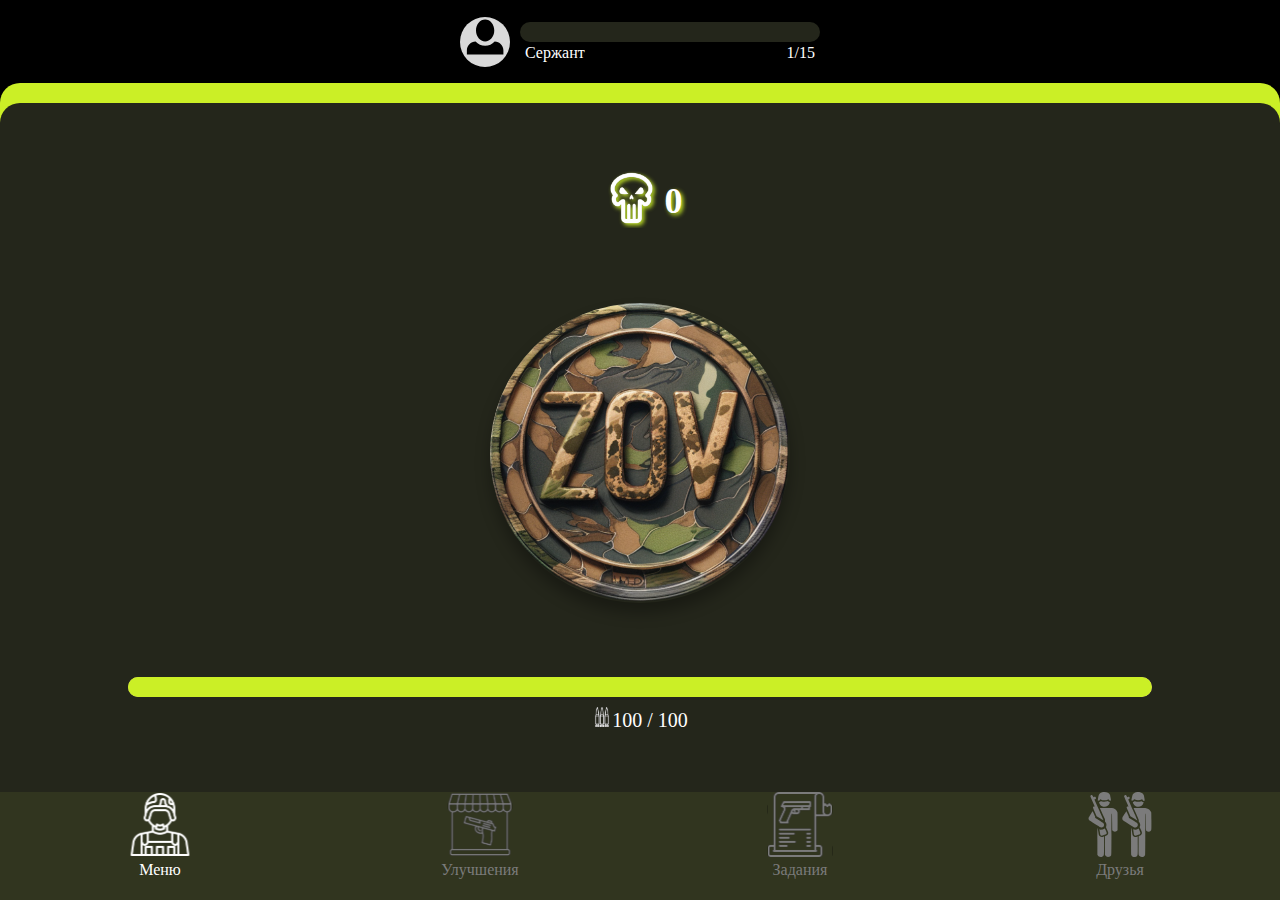
<file: src/index.html>
<!DOCTYPE html>
<html lang="en">

<head>
    <meta charset="UTF-8">
    <meta name="viewport" content="width=device-width, initial-scale=1.0">
    <title>ZOV clicker</title>
    <link rel="stylesheet" href="style.css">
</head>

<body>
    <header>
        <img src="assets/profile.svg" height="50" width="50" alt="profile">
        <div class="status">
            <div class="progress-bar" id="progress"></div>
            <div class="rang">
                <span id="txt">Сержант</span>
                <span id="num">1/15</span>
            </div>
        </div>

    </header>
    <div class="game">
        <div class="score-wrapper">
            <img src="assets/score.png" height="60" width="67" alt="coin">
            <p class="score" id="score">0</p>
        </div>
        <div class="circle">
            <div class="coin" id="circle"></div>
        </div>
        <div class="energy-wrapper">
            <div class="energy-bar"></div>
            <p><span class="ammo"><img src="./assets/ammo.svg" width="20px" height="20px"></span><span id="energy-bar-text">100</span> / 100</p>
        </div>
    </div>
    </div>
    <footer class="menu">
        <a href="index.html">
            <img src="assets/menu_white.svg" alt="menu" height="50" width="50">
            <div class="txt_menu">Меню</div>
        </a>
        <a href="">
            <img src="./assets/shop.svg" alt="shop" height="50" width="50">
            <div class="txt_shop">Улучшения</div>
        </a>
        <a href="quests.html">
            <img src="./assets/quests.svg" alt="quests" height="50" width="50">
            <div class="txt_quests">Задания</div>
        </a>
        <a href="">
            <img src="./assets/friedns.svg" alt="friends" height="50" width="50">
            <div class="txt_friends">Друзья</div>
        </a>
    </footer>
    <script src="app.js" defer></script>
</body>

</html>
</file>
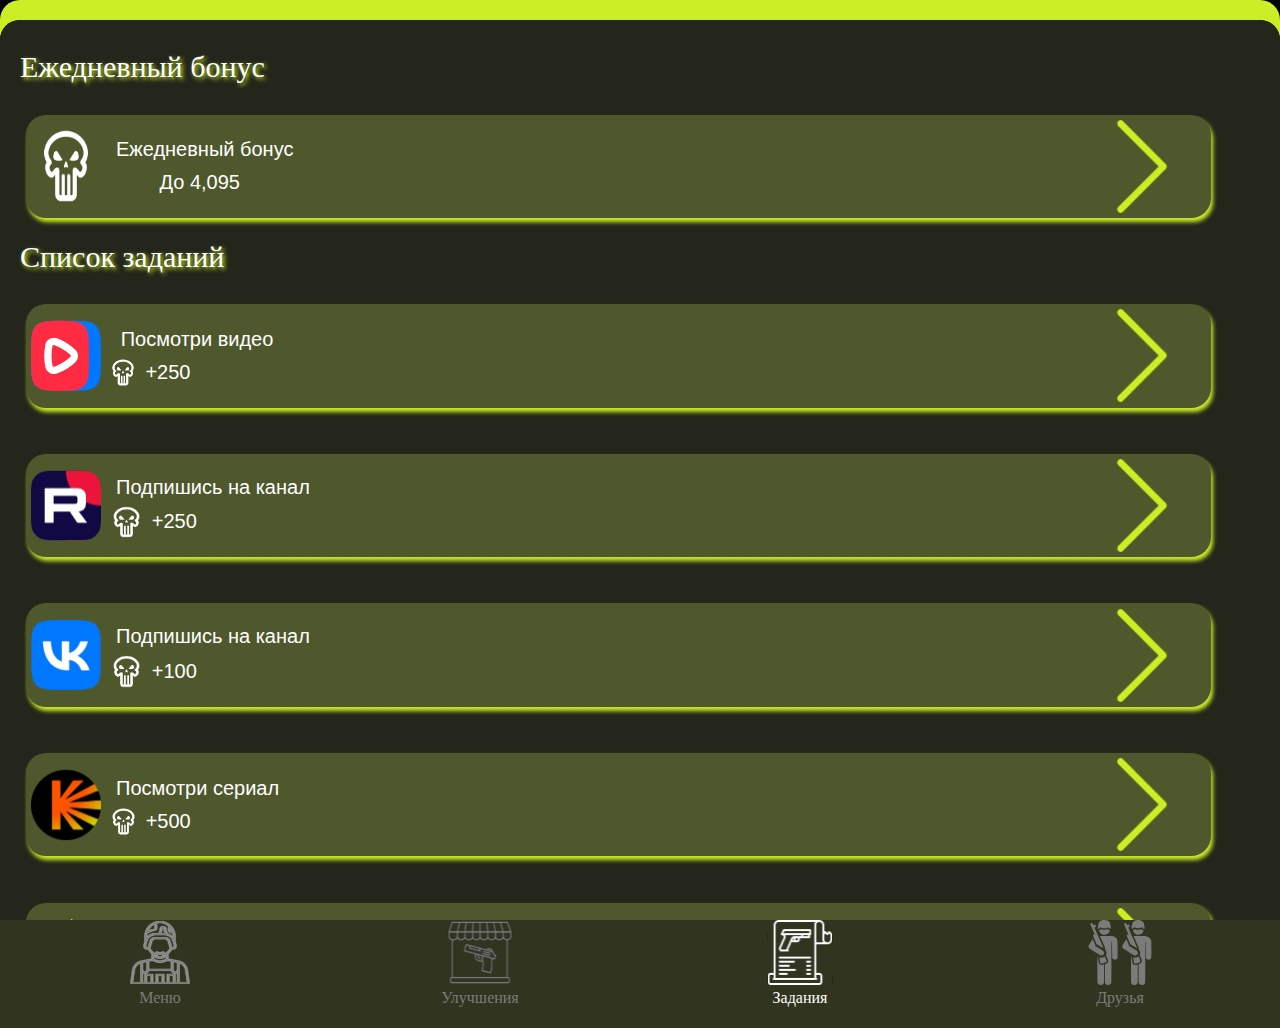
<file: src/quests.html>
<!DOCTYPE html>
<html lang="en">
<head>
    <meta charset="UTF-8">
    <meta name="viewport" content="width=device-width, initial-scale=1.0">
    <title>ZOV clicker</title>
    <link rel="stylesheet" href="style_quests.css">
</head>
    <body>
        <div class="game">
            <div class="every_day">
                <p class="every">Ежедневный бонус</p>
                <button class="every_day_tasks">
                    <div id="every_day_tasks">
                        <div class="content_every">
                            <img src="./assets/score.png" class="score">
                            <div class="abs">
                                <p class="p1">Ежедневный бонус</p>
                                <p class="p2">До 4,095</p>
                            </div>
                        </div>
                        <img src="./assets/arrow.svg" class="arrow">
                    </div>
                </button>
            </div>
            <div class="task">
                <p class="task1">Список заданий</p>
                <button id="task_one">
                    <div class="all_tasks">
                        <div class="content_every">
                            <img src="./assets/vk_video.svg" class="score">
                            <div class="abs">
                                <p class="p1">Посмотри видео</p>
                                <div class="bot_sc">
                                    <img src="./assets/score.png" class="min_sc">
                                    <p class="p2">+250</p>
                                </div>

                            </div>
                        </div>
                        <img src="./assets/arrow.svg" class="arrow">
                    </div>
                </button>
                <button id="task_two">
                    <div class="all_tasks">
                        <div class="content_every">
                            <img src="./assets/RUTUBE.svg" class="score">
                            <div class="abs">
                                <p class="p1">Подпишись на канал</p>
                                <div class="bot_sc">
                                    <img src="./assets/score.png" class="min_sc">
                                    <p class="p2">+250</p>
                                </div>

                            </div>
                        </div>
                        <img src="./assets/arrow.svg" class="arrow">
                    </div>
                </button>
                <button id="task_three">
                    <div class="all_tasks">
                        <div class="content_every">
                            <img src="./assets/VK%20Logo.svg" class="score">
                            <div class="abs">
                                <p class="p1">Подпишись на канал</p>
                                <div class="bot_sc">
                                    <img src="./assets/score.png" class="min_sc">
                                    <p class="p2">+100</p>
                                </div>

                            </div>
                        </div>
                        <img src="./assets/arrow.svg" class="arrow">
                    </div>
                </button>
                <button id="task_four">
                    <div class="all_tasks">
                        <div class="content_every">
                            <img src="./assets/kinopoisk.svg" class="score">
                            <div class="abs">
                                <p class="p1">Посмотри сериал</p>
                                <div class="bot_sc">
                                    <img src="./assets/score.png" class="min_sc">
                                    <p class="p2">+500</p>
                                </div>

                            </div>
                        </div>
                        <img src="./assets/arrow.svg" class="arrow">
                    </div>
                </button>
                <button id="task_five">
                    <div class="all_tasks">
                        <div class="content_every">
                            <img src="./assets/yandex-music.svg" class="score">
                            <div class="abs">
                                <p class="p1">Послушай Shaman</p>
                                <div class="bot_sc">
                                    <img src="./assets/score.png" class="min_sc">
                                    <p class="p2">+500</p>
                                </div>

                            </div>
                        </div>
                        <img src="./assets/arrow.svg" class="arrow">
                    </div>
                </button>
            </div>
        </div>
        <footer class="menu">
            <a href="index.html">
                <img src="./assets/menu.svg" alt="menu" height="50" width="50">
                <div class="txt_menu">Меню</div>
            </a>
            <a href="">
                <img src="./assets/shop.svg" alt="shop" height="50" width="50">
                <div class="txt_shop">Улучшения</div>
            </a>
            <a href="quests.html">
                <img src="./assets/quests_white.svg" alt="quests" height="50" width="50">
                <div class="txt_quests">Задания</div>
            </a>
            <a href="">
                <img src="./assets/friedns.svg" alt="friends" height="50" width="50">
                <div class="txt_friends">Друзья</div>
            </a>
        </footer>
        <dialog id="open_everyDay">
            <button id="krest">
                <img src="assets/krest.svg">
            </button>
            <div class="day1">
                <div class="score_1">
                    <img src="assets/score.png">
                    <p class="sc_1">1</p>
                </div>
                <p class="current_day">1</p>
                <p class="txt_day">День</p>
            </div>
            <div class="day2">
                <div class="score_1">
                    <img src="assets/score.png">
                    <p class="sc_1">2</p>
                </div>
                <p class="current_day">2</p>
                <p class="txt_day">День</p>
            </div>
            <div class="day3">
                <div class="score_1">
                    <img src="assets/score.png">
                    <p class="sc_1">4</p>
                </div>
                <p class="current_day">3</p>
                <p class="txt_day">День</p>
            </div>
            <div class="day4">
                <div class="score_1">
                    <img src="assets/score.png">
                    <p class="sc_1">8</p>
                </div>
                <p class="current_day">4</p>
                <p class="txt_day">День</p>
            </div>
            <div class="day5">
                <div class="score_1">
                    <img src="assets/score.png">
                    <p class="sc_1">16</p>
                </div>
                <p class="current_day">5</p>
                <p class="txt_day">День</p>
            </div>
            <div class="day6">
                <div class="score_1">
                    <img src="assets/score.png">
                    <p class="sc_1">32</p>
                </div>
                <p class="current_day">6</p>
                <p class="txt_day">День</p>
            </div>
            <div class="day7">
                <div class="score_1">
                    <img src="assets/score.png">
                    <p class="sc_1">64</p>
                </div>
                <p class="current_day">7</p>
                <p class="txt_day">День</p>
            </div>
            <div class="day8">
                <div class="score_1">
                    <img src="assets/score.png">
                    <p class="sc_1">128</p>
                </div>
                <p class="current_day">8</p>
                <p class="txt_day">День</p>
            </div>
            <div class="day9">
                <div class="score_1">
                    <img src="assets/score.png">
                    <p class="sc_1">256</p>
                </div>
                <p class="current_day">9</p>
                <p class="txt_day">День</p>
            </div>
            <div class="day10">
                <div class="score_1">
                    <img src="assets/score.png">
                    <p class="sc_1">512</p>
                </div>
                <p class="current_day">10</p>
                <p class="txt_day">День</p>
            </div>
            <div class="day11">
                <div class="score_1">
                    <img src="assets/score.png">
                    <p class="sc_1">1,024</p>
                </div>
                <p class="current_day">11</p>
                <p class="txt_day">День</p>
            </div>
            <div class="day12">
                <div class="score_1">
                    <img src="assets/score.png">
                    <p class="sc_1">2,048</p>
                </div>
                <p class="current_day">12</p>
                <p class="txt_day">День</p>
            </div>
            <button id="claim">
                <p class="txt_claim">Забрать награду</p>
            </button>
        </dialog>
        <dialog id="open_taskOne">
            <img src="assets/vk_video.svg" class="vk">
            <p>Посмотри трансляцию канала Соловьев LIVE в VK Видео</p>
            <div class="score_task">
                <div>
                    <img src="assets/score.png">
                    <p>+</p>
                    <p>250</p>
                </div>

            </div>
            <a href="https://vk.com/video?z=video-220754053_456242418%2Fpl_cat_trends" class="watch">Смотреть</a>
            <button class="claim_task">
                <p>Проверить</p>
            </button>
        </dialog>
        <dialog id="open_taskTwo">
            <img src="assets/RUTUBE.svg" class="vk">
            <p>Подпишись на канал с фильмами</p>
            <div class="score_task">
                <div>
                    <img src="assets/score.png">
                    <p>+</p>
                    <p>250</p>
                </div>

            </div>
            <a href="https://rutube.ru/u/ru2ch/" class="watch">Смотреть</a>
            <button class="claim_task2">
                <p>Проверить</p>
            </button>
        </dialog>
        <dialog id="open_taskThree">
            <img src="assets/VK%20Logo.svg" class="vk">
            <p>Подпишись на канал начинающего исполнителя</p>
            <div class="score_task">
                <div>
                    <img src="assets/score.png">
                    <p>+</p>
                    <p>100</p>
                </div>

            </div>
            <a href="https://vk.com/shoker1337" class="watch">Смотреть</a>
            <button class="claim_task3">
                <p>Проверить</p>
            </button>
        </dialog>
        <dialog id="open_taskFour">
            <img src="assets/kinopoisk.svg" class="vk">
            <p>Посмотри сериал про советскую панк-рок группу</p>
            <div class="score_task">
                <div>
                    <img src="assets/score.png">
                    <p>+</p>
                    <p>500</p>
                </div>

            </div>
            <a href="https://hd.kinopoisk.ru/film/5eaba7e14cb84d529463075d0ffa0a50" class="watch">Смотреть</a>
            <button class="claim_task4">
                <p>Проверить</p>
            </button>
        </dialog>
        <dialog id="open_taskFive">
            <img src="assets/yandex-music.svg" class="vk">
            <p>Подпишись на канал начинающего исполнителя</p>
            <div class="score_task">
                <div>
                    <img src="assets/score.png">
                    <p>+</p>
                    <p>500</p>
                </div>

            </div>
            <a href="https://music.yandex.ru/artist/9833237" class="watch">Смотреть</a>
            <button class="claim_task5">
                <p>Проверить</p>
            </button>
        </dialog>
        <script src="tasks.js" defer>
        </script>
    </body>
</html>
</file>
<file: src/style.css>
html,
body {
    margin: 0;
    height: 100%;
    padding: 0;
    width: 100%;
    background: black;
    user-select: none;
}

a {
    text-decoration: none;
    color: inherit;
}

img {
    user-select: none !important;

}
p, span {
    color: white;
    margin: 0;
}
body {
    display: flex;
    flex-direction: column;
}

header {
    /* height: 10%; */
    height: 100px;
    box-sizing: border-box;
    padding: 15px;
    width: 100%;
    display: flex;
    gap: 10px;
    flex-direction: row;
    justify-content: center;
    align-items: center;
    justify-items: center;
    
}

.status {
    display: flex;
    flex-direction: column;
    gap: 2px;
}

.progress-bar {
    height: 20px;
    width: clamp(150px, 30vw, 300px);
    overflow: hidden;
    background: #24261b;
    border-radius: 50px;
    position: relative;
    z-index: 0;
}
.progress-bar::before {
    content: "";
    position: absolute;
    z-index: 1;
    width: var(--width, 1%);
    height: 100%;
    background-color: #cbef26;
}

.rang {
    padding: 0 5px;
    display: flex;
    justify-content: space-between;
    text-align: center;
}

.game {
    margin-top: 20px;
    height: 100%;
    width: 100%;
    /* background-color: #CBEF26; */
    border-top-left-radius: 20px;
    border-top-right-radius: 20px;
    position: relative;
    box-sizing: border-box;
    padding: 10px;
    box-shadow: 0px -20px 0px 0px #cbef26;
    background-color: #24261b;
    display: flex;
    flex-direction: column;
    gap: 20px;
    justify-content: space-evenly;
}

.header {
    display: flex;
    align-items: center;
    justify-content: center;
}

.header img {
    width: 50px;
    height: 50px;
    margin-right: 15px;
}

.score-wrapper {
    display: flex;
    flex-direction: row;
    justify-content: center;
    align-items: center;
    overflow: hidden;
}
.score-wrapper img {
    height: 60px;
    display: block;
    filter: drop-shadow(2px 2px 2px #cbef26); /* Создание тени */

}
.score-wrapper p {
    color: white;
    font-size: 36px;
    font-weight: bold;
    user-select: none;
    height: 36px;
    margin: 0;
    text-shadow: 2px 2px 4px #CBEF26;
}

.circle {
    width: 100%;
    --size: clamp(200px, 80vw, 300px);
    height: var(--size);
    display: flex;
    justify-content: center;
    align-items: center;
    transform-style: preserve-3d;
}
.coin {
    --tiltX: 0deg;
    --tiltY: 0deg;
    height: 100%;
    aspect-ratio: 1 / 1;
    border-radius: 50%;
    position: relative;
    transition: transform 0.2s ease;
    background: url(assets/coin.png) 0 0;
    background-position: center;
    background-size: 130% 130%;
    box-shadow: 0 10px 15px rgba(0, 0, 0, 0.3);
    transform: perspective(500px) rotateX(var(--tiltX)) rotateY(var(--tiltY));
}
.plusOne {
    position: absolute;
    z-index: 100;
    font-family: Inter;
    text-shadow: 0px 0px 4px rgba(234, 182, 64, 0.25);
    font-size: 24px;
    opacity: 1;
    font-weight: bold;
    background: linear-gradient(180deg, #e8c547 0%, #ef882b 100%);
    background-clip: text;
    -webkit-background-clip: text;
    -webkit-text-fill-color: transparent;
    pointer-events: none;
    user-select: none;
    animation: move-up 1s ease-out forwards;
}

@keyframes move-up {
    0% {
        opacity: 1;
        transform: translateY(0);
    }

    100% {
        opacity: 0;
        transform: translateY(-70px);
    }
}

.energy-wrapper {
    display: flex;
    flex-direction: column;
    align-items: center;
    justify-content: center;
    gap: 10px;
}
.energy-wrapper p {
    height: 20px;
    font-size: 20px;
}

.energy-bar {
    overflow: hidden;
    --size: clamp(200px, 80vw, 80vw);
    width: var(--size);
    height: 20px;
    background: #c8b57c;
    border-radius: 50px;
    position: relative;
}
.energy-bar::before {
    content: "";
    position: absolute;
    border-radius: 0px 10px 10px 0;
    z-index: 1;
    width: var(--width2, 100%);
    height: 100%;
    top: 0;
    left: 0;
    background-color: #cbef26;
}

.menu{
    display: flex;
    justify-content: center;
    align-items: center;
}

footer {
    background: #31351F;
    bottom: 0;
    height: 12%;
    width: 100%;
    color: #7B7B7B;
    margin: 0;
    padding: 0;
}

footer a {
    height: 100%;
    width: 30%;
    text-align: center;
    font-size: 16px;
}

footer a div {
    width: 100%;
}

footer img {
    height: 60%;
    width: 100%;
}

.txt_menu {
    color: #fff;
}
</file>
<file: src/style_quests.css>
html,
body {
    margin: 0;
    height: 100%;
    padding: 0;
    width: 100%;
    background: black;
    user-select: none;
}

a {
    text-decoration: none;
    color: inherit;
}

p {
    margin: 0;
    padding: 0;
}

.game {
    margin-top: 20px;
    height: 100%;
    width: 100%;
    /* background-color: #CBEF26; */
    border-top-left-radius: 20px;
    border-top-right-radius: 20px;
    position: relative;
    box-sizing: border-box;
    padding: 10px;
    box-shadow: 0px -20px 0px 0px #cbef26;
    background-color: #24261b;
    max-height: 100vh;
    overflow-y: auto;
    overflow-x: hidden;
}

.every_day {
    margin-top: 20px;
    margin-left: 10px;
    color: #fff;
    font-size: 30px;
    width: 95%;
    height: 17%;
}

.every_day .every{
    text-shadow: 2px 2px 4px #cbef26;
}

#every_day_tasks{
    margin-top: 15px;
    width: 100%;
    height: 70%;
    background-color: #4F582D;
    border-radius: 20px;
    box-shadow: 2px 4px 4px #cbef26;
    display: flex;
    align-items: center;
    justify-content: space-between;
}

.content_every{
    display: flex;
    flex-direction: row;
    align-items: center;
    width: 70%;
    height: 90%;
}

.score {
    height: 90%;
    width: 70px;
    padding: 5px;
}

.abs {
    display: flex;
    flex-direction: column;
}

.p1 {
    width: 100%;
    font-size: 20px;
    align-self: flex-start;
    padding: 5px;
}

.p2 {
    font-size: 20px;
    padding: 5px;
}

.min_sc{
    width: 20%;
    height: 15%;
}

.bot_sc{
    display: flex;
    flex-direction: row;
    align-items: center;
}

.arrow {
    width: 10%;
    height: 90%;
    padding-right: 10px;
}

.task {
    margin-top: 40px;
    margin-left: 10px;
    color: #fff;
    font-size: 30px;
    width: 95%;
    height: 17%;
}

.task1{
    text-shadow: 2px 2px 4px #cbef26;
}

.all_tasks{
    margin-top: 15px;
    width: 100%;
    height: 70%;
    background-color: #4F582D;
    border-radius: 20px;
    box-shadow: 2px 4px 4px #cbef26;
    display: flex;
    align-items: center;
    justify-content: space-between;
}

.menu{
    display: flex;
    justify-content: center;
    align-items: center;
}

footer {
    background: #31351F;
    bottom: 0;
    height: 12%;
    width: 100%;
    color: #7B7B7B;
    margin: 0;
    padding: 0;
}

footer a {
    height: 100%;
    width: 30%;
    text-align: center;
    font-size: 16px;
}

footer a div {
    width: 100%;
}

footer img {
    height: 60%;
    width: 100%;
}

.txt_quests {
    color: #fff;
}

#open_everyDay{
    display: none;
    width: 100%;
    height: 70%;
    position: fixed;
    background-color: #24261b;
    bottom: 0;
    border-top-left-radius: 30px;
    border-top-right-radius: 30px;
    margin: 0;
    padding: 0;
    border: none;
    color: white;
    grid-template-columns: 10% 20% 20% 20% 20% 10%;
    grid-template-rows: 15% 23.3% 23.3% 23.3% 5% 10%;
}

button {
    background: none;
    color: inherit;
    border: none;
    width: 100%;
    height: 100%;
}

#krest{
    width: 100%;
    height: 100%;
    grid-column-start: 5;
    grid-column-end: 7;
    grid-row: 1;
}

#krest img {
    width: 50px;
    height: 50px;
    width: -webkit-fill-available;
}

.day1, .day2, .day3, .day4, .day5, .day6, .day7, .day8, .day9, .day10, .day11, .day12{
    display: flex;
    flex-direction: column;
    text-align: center;
    align-items: center;
    background-color: #4F582D;
    border-radius: 20px;
    box-shadow: 3px 3px 4px #cbef26;
    width: 80%;
    height: 80%;
    justify-self: center;
}

.day1{
    grid-row: 2;
    grid-column: 2;
}

.day2 {
    grid-row: 2;
    grid-column: 3;
}

.day3 {
    grid-row: 2;
    grid-column: 4;
}

.day4 {
    grid-row: 2;
    grid-column: 5;
}

.day5 {
    grid-row: 3;
    grid-column: 2;
}

.day6 {
    grid-row: 3;
    grid-column: 3;
}

.day7 {
    grid-row: 3;
    grid-column: 4;
}

.day8 {
    grid-row: 3;
    grid-column: 5;
}

.day9 {
    grid-row: 4;
    grid-column: 2;
}

.day10 {
    grid-row: 4;
    grid-column: 3;
}

.day11 {
    grid-row: 4;
    grid-column: 4;
}

.day12 {
    grid-row: 4;
    grid-column: 5;
}

.score_1{
    display: flex;
    flex-direction: row;
    align-items: center;
    height: 30%;
}

.score_1 img{
    width: 70%;
    height: 70%;
}

.current_day{
    height: 40%;
    font-size: 30px;
}

.txt_day{
    height: 30%;
    font-size: 20px;
}

#claim {
    width: 100%;
    border-radius: 50px;
    border: 3px solid #cbef26;
    grid-row: 6;
    grid-column-start: 3;
    grid-column-end: 5;
    display: flex;
    justify-content: center;
    align-items: center;
}

#open_taskOne,
#open_taskTwo,
#open_taskThree,
#open_taskFour,
#open_taskFive{
    display: none;
    width: 100%;
    height: 70%;
    position: fixed;
    background-color: #24261b;
    bottom: 0;
    border-top-left-radius: 30px;
    border-top-right-radius: 30px;
    margin: 0;
    padding: 0;
    border: none;
    color: white;
    justify-items: center;
    align-items: center;
    text-align: center;
    justify-content: center;
}

#open_taskOne .vk{
    padding-top: 15px;
    width: 100%;
    height: 20%;
}

#open_taskOne p{
    padding: 10px;
    font-size: 25px;
}

.watch{
    background-color: #4F582D;
    width: 50%;
    height: 15%;
    justify-content: center;
    align-items: center;
    display: inline-flex;
    border-radius: 30px;
    font-size: 20px;
    border: 3px solid #9EB728;
}

.score_task div {
    width: 100%;
    height: 100%;
    display: inline-flex;
    justify-content: center;
    align-items: center;

}

.score_task img{
    height: 40%;
    width: 15%;
    justify-items: center;
}

.claim_task, .claim_task2, .claim_task3, .claim_task4, .claim_task5{
    border-radius: 30px;
    margin: 20px;
    height: 15%;
    width: 50%;
    border: 3px solid #CBEF26;
}

#open_taskTwo .vk{
    padding-top: 15px;
    width: 100%;
    height: 20%;
}

#open_taskTwo p{
    padding: 10px;
    font-size: 25px;
}

#open_taskThree .vk{
    padding-top: 15px;
    width: 100%;
    height: 20%;
}

#open_taskThree p{
    padding: 10px;
    font-size: 25px;
}

#open_taskFour .vk{
    padding-top: 15px;
    width: 100%;
    height: 20%;
}

#open_taskFour p{
    padding: 10px;
    font-size: 25px;
}

#open_taskFive .vk{
    padding-top: 15px;
    width: 100%;
    height: 20%;
}

#open_taskFive p{
    padding: 10px;
    font-size: 25px;
}
</file>
